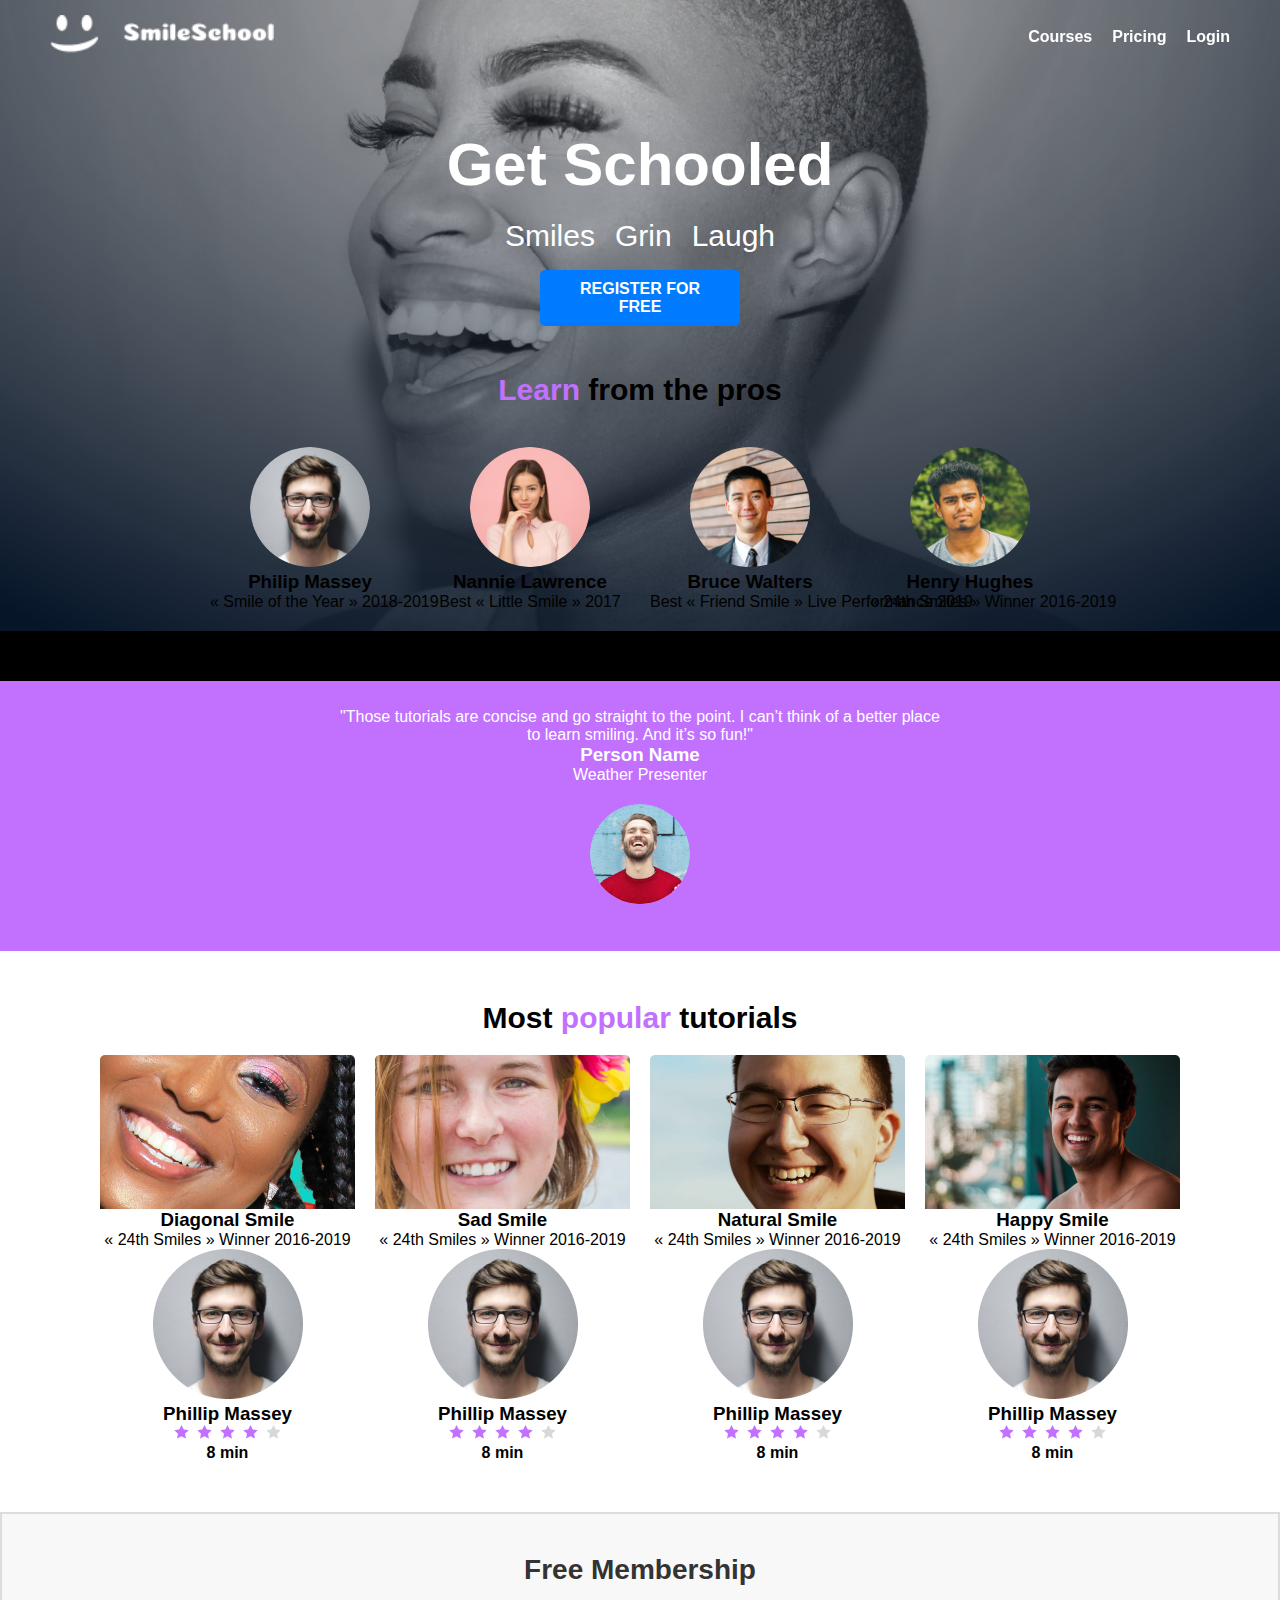
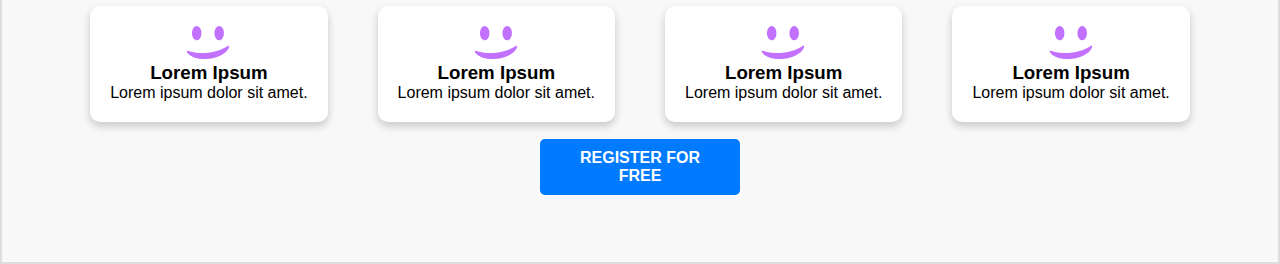
<file: css_advanced/index.html>
<!DOCTYPE html>
<html lang="en">
<head>
    <meta charset="UTF-8">
    <meta name="viewport" content="width=device-width, initial-scale=1.0">
    <title>Responsive Web</title>
    <meta name="description" content="An advanced HTML and CSS project">
    <link rel="stylesheet" href="styles.css">
</head>
<body>

    <header>
        <a href="index.html">
            <img src="logo.png" alt="Logo">
        </a>
        <nav class="nav-links">
            <a href="courses.html">Courses</a>
            <a href="pricing.html">Pricing</a>
            <a href="login.html">Login</a>
        </nav>
    </header>

    <main>
	
	<section class ="main_part">
	<section id="hero">
            <h1 id="schooled">Get Schooled</h1>

            <div class="leading-links">
                <a href="#" id="smile">Smiles</a>
                <a href="#" id="grin">Grin</a>
                <a href="#" id="laugh">Laugh</a>
            </div>

            <div id="register-button">
                <a href="#">REGISTER FOR FREE</a>
            </div>
        </section>

        <!-- Learn from the Pros Section -->
        <section class="pro-sect">
            <h2 class="heading2"><span class="learn">Learn</span> from the pros</h2>
            <div class="pros">
                <div>
                    <img src="1.png" alt="Philip Massey">
                    <h3 class="name">Philip Massey</h3>
                    <p class="pro-content">« Smile of the Year » 2018-2019</p>
                </div>
                <div>
                    <img src="3.png" alt="Nannie Lawrence">
                    <h3 class="name">Nannie Lawrence</h3>
                    <p class="pro-content">Best « Little Smile » 2017</p>
                </div>
                <div>
                    <img src="2.png" alt="Bruce Walters">
                    <h3 class="name">Bruce Walters</h3>
                    <p class="pro-content">Best « Friend Smile » Live Performance 2019</p>
                </div>
                <div>
                    <img src="4.png" alt="Henry Hughes">
                    <h3 class="name">Henry Hughes</h3>
                    <p class="pro-content">« 24th Smiles » Winner 2016-2019</p>
                </div>
            </div>
        </section>
	</section>
        

        <!-- Testimonials Section -->
        <section class="testimony-section">
           
                <div class="testimony">
                    <p class="quote">"Those tutorials are concise and go straight to the point. I can’t think of a better place to learn smiling. And it’s so fun!"</p>
                    <h3 class="student-name">Person Name</h3>
                    <p>Weather Presenter</p>
                    <img src="5.png" alt="Testimonial Student">
                </div>
         
        </section>

        <!-- Tutorials Section -->
        <section class="tutorial-section">
            <h2 class="heading2">Most <span class="popular">popular</span> tutorials</h2>
            <div class="tutorials">
                <div class="tutorial">
                    <img src="9.png" alt="Diagonal Smile">
                    <h3 class="name">Diagonal Smile</h3>
                    <p class="pro-content">« 24th Smiles » Winner 2016-2019</p>
                    <div class="ratings">
                        <img src="1.png" alt="Tutor">
                        <h3 class="name">Phillip Massey</h3>
                        <img src="rating.png" alt="Rating">
                        <h4 class="duration">8 min</h4>
                    </div>
                </div>
                
                <div class="tutorial">
                    <img src="7.png" alt="Sad Smile">
                    <h3 class="name">Sad Smile</h3>
                    <p class="pro-content">« 24th Smiles » Winner 2016-2019</p>
                    <div class="ratings">
                        <img src="1.png" alt="Tutor">
                        <h3 class="name">Phillip Massey</h3>
                        <img src="rating.png" alt="Rating">
                        <h4 class="duration">8 min</h4>
                    </div>
                </div>

                <div class="tutorial">
                    <img src="6.png" alt="Natural Smile">
                    <h3 class="name">Natural Smile</h3>
                    <p class="pro-content">« 24th Smiles » Winner 2016-2019</p>
                    <div class="ratings">
                        <img src="1.png" alt="Tutor">
                        <h3 class="name">Phillip Massey</h3>
                        <img src="rating.png" alt="Rating">
                        <h4 class="duration">8 min</h4>
                    </div>
                </div>

                <div class="tutorial">
                    <img src="8.png" alt="Happy Smile">
                    <h3 class="name">Happy Smile</h3>
                    <p class="pro-content">« 24th Smiles » Winner 2016-2019</p>
                    <div class="ratings">
                        <img src="1.png" alt="Tutor">
                        <h3 class="name">Phillip Massey</h3>
                        <img src="rating.png" alt="Rating">
                        <h4 class="duration">8 min</h4>
                    </div>
                </div>
            </div>
        </section>
		
		<!---  MEMEBERS Section -->
   <section class="free_membership_section">
        <h2 class="heading2"><span class="free">Free</span> Membership</h2>

        <div class="membership-items">
            <div class="dot">
               <img src="smile.png" alt="smile">
                <h3>Lorem Ipsum</h3>
                <p>Lorem ipsum dolor sit amet.</p>
            </div>

            <div class="dot">
                <img src="smile.png" alt="smile">
                <h3>Lorem Ipsum</h3>
                <p>Lorem ipsum dolor sit amet.</p>
            </div>

            <div class="dot">
                <img src="smile.png" alt="smile">
                <h3>Lorem Ipsum</h3>
                <p>Lorem ipsum dolor sit amet.</p>
            </div>

            <div class="dot">
                <img src="smile.png" alt="smile">
                <h3>Lorem Ipsum</h3>
                <p>Lorem ipsum dolor sit amet.</p>
            </div>
        </div>

        <div id="register-button">
            <a href="#">REGISTER FOR FREE</a>
        </div>
    </section>

    </main>

</body>
</html>
</file>
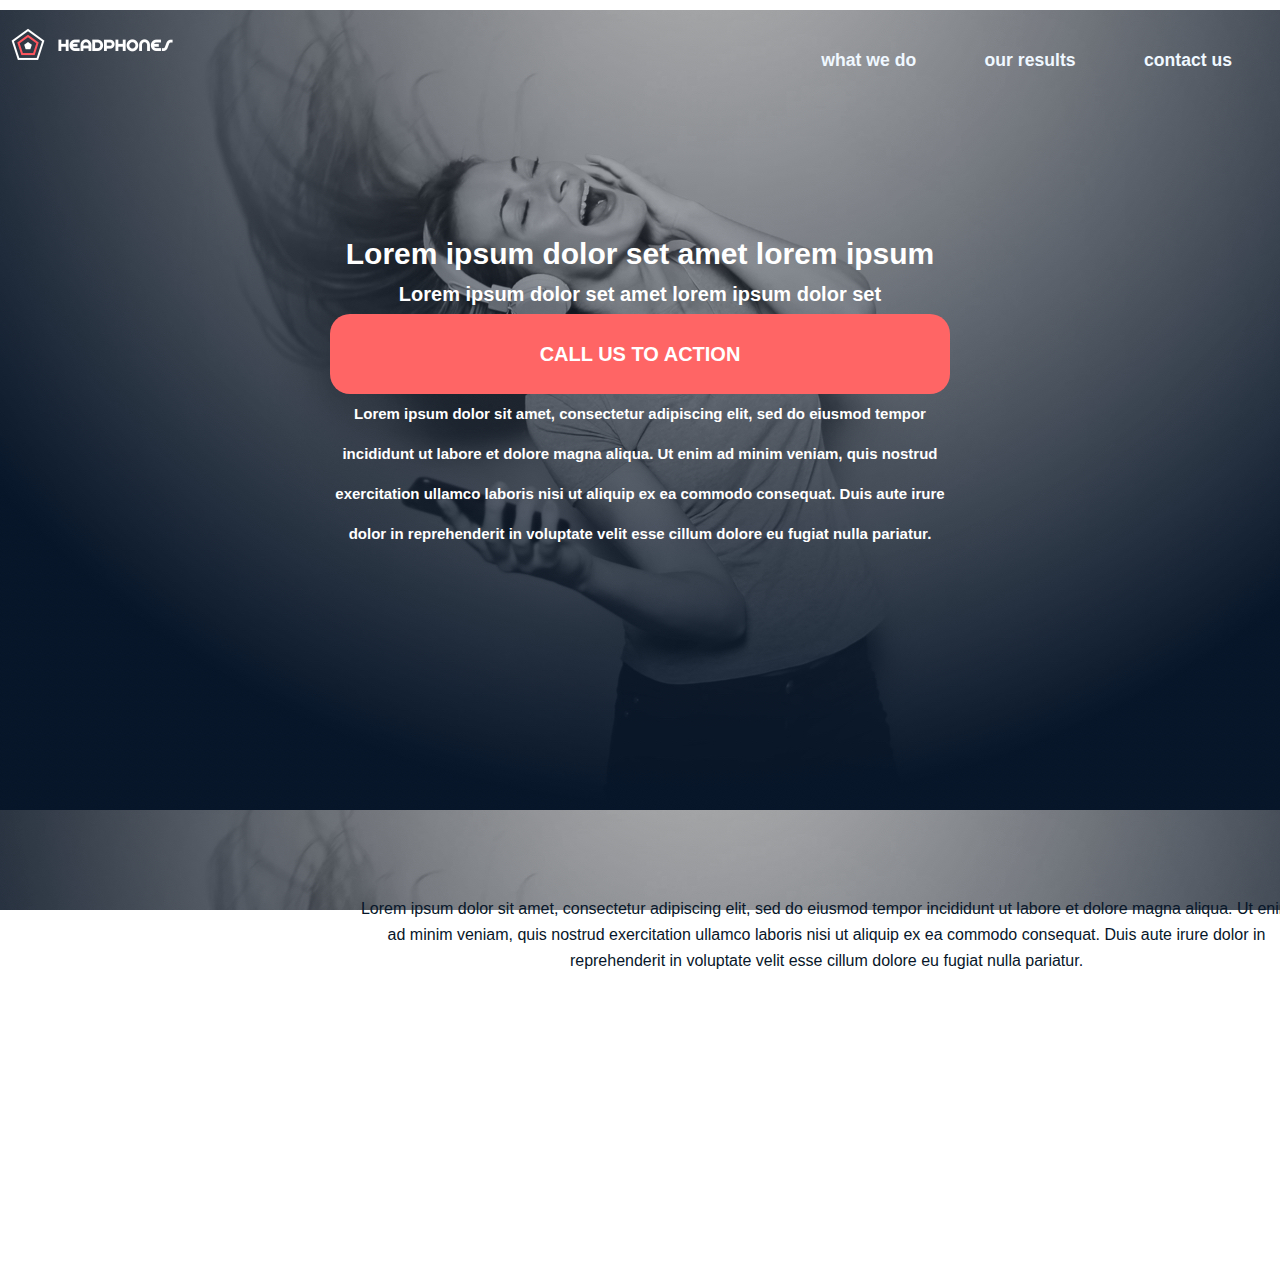
<file: headphones/1-index.html>
<!DOCTYPE html>

<head>
    <meta charset="UTF-8">
    <meta name="viewport" content="width=device-width, initial-scale=1.0">
    <link rel="stylesheet" href="1-style.css">

    <title>Headphones</title>
</head>

<body>
    <header class="header">
        <nav>
            <div class=" logo">
                <a href="0-index.html">
                    <img src="images/logo_headphones.png" alt="Logo">
                   </a>
            </div>

            <label for ="hamburger">
                <span></span><span></span><span></span>
            </label>
            
          
            <div class="navbar">
                <li><a href="#">what we do</a></li>
                <li><a href="#">our results</a></li>
                <li><a href="#">contact us</a></li>
            </div>
        

    </header>

    <div class ="main_part">
        <div class ="text">
              <h2>Lorem ipsum dolor set amet lorem ipsum</h2>
              <h3>Lorem ipsum dolor set amet lorem ipsum dolor set</h3>
      
             <div class="btn">
						  <a href="#call" >CALL US TO ACTION</a>
						  </div>
              
              <p>Lorem ipsum dolor sit amet, consectetur adipiscing elit, sed do eiusmod tempor incididunt ut
                  labore et dolore magna aliqua. Ut enim ad minim veniam, quis nostrud exercitation ullamco
                  laboris nisi ut aliquip ex ea commodo consequat. Duis aute irure dolor in reprehenderit in 
                  voluptate velit esse cillum dolore eu fugiat nulla pariatur.
              </p>
    </div>
    <div class="what_section">
                      
					
						<p> Lorem ipsum dolor sit amet, consectetur adipiscing elit, sed do eiusmod tempor incididunt ut 
						labore et dolore magna aliqua. Ut enim ad minim veniam, quis nostrud exercitation ullamco laboris nisi ut aliquip 
						ex ea commodo consequat. Duis aute irure dolor in reprehenderit in voluptate velit 
						esse cillum dolore eu fugiat nulla pariatur.</p>
						
</div>

 	


</body>

</html>
</file>
<file: headphones/1-style.css>
*{
    margin: 0;
    padding: 0;
    box-sizing: border-box;
     font-family: Arial, sans-serif;
}
body{
    
  
    background-position: top;
    background-size: cover;
   

}
header {
  position: relative; /* Fix the header at the top of the page */
  top: 0;
  left: 0;
   width: 100%;
  justify-content: space-between;
  align-items: center;
  padding: 10px 0px;
  background-color: transparent;
   z-index: 1000;
  
}


.logo img {
position: absolute;
height: 32px;
left: 10.61px;
top: 27.76px;


}

li{
    list-style: none;
    display: inline-block;
	transition: color 0.3s ease;
}
a {
display: inline-block;
text-decoration: none;
padding: 1.5rem 2rem;
font-weight: bold;
color: #f0f8ff;
font-size: 1.1rem;
transition: color 0.3s ease;
}
a :hover{
    width: 100%;
	  color: #007BFF;
}
a span{
    margin-top: 3px;
    display: block;
    height: 3px;
    width: 100%;
    background-color: #00203fff;
    border-radius: 5px;
    transition: 4s;
}
.search{
    margin: 1rem;
}
input{
    padding: 5px;
    border-radius: 2rem;
    border: none;
    outline: none;
    background-color: white;
    text-align: center;
    font-weight: bold;
    width: 12rem;

}
::placeholder{
 color: black;   
}
nav h2{
    font-family: 3rem;
    margin: .5rem 2;
    color: #00203fff;
}
nav {
    display: flex;
    padding: 1rem;
    justify-content: space-between;
}
#hamburger{
    display: none;
}


.main_part{
	background-image: url('headphones_hero_1.jpg');
	position: absolute;
  height :100vh;
left: 0%;
right: 0%;
top: calc(50% - 40px/2 - 137.09px);

font-family: 'Source Sans Pro';
font-style: normal;
font-weight: 700;
font-size: 32px;
line-height: 40px;
text-align: center;

width:100%;

margin-top: transparent;



/* background */

top:10px;

color: #FFFFFF;
}

.main_part .text {
margin-top :30%;
  position: absolute;
  top: 0%;
  left: 50%;
  transform: translate(-50%, -50%);
  text-align: center;
  color: white;
  background: transparent; /* Dark overlay */
  padding: 10px;
  border-radius: 10px;
  
  
}

.text h2{
	font-size: 30px;
	
}

.text h3{
	font-size: 20px;
	
}

.text .btn{
	
  text-decoration: none;
  color: #FFFFFF;
  background-color: #FF6565;
  padding: 10px 20px;
  border-radius: 20px;
  font-size: 1rem;
 
  transition: background-color 0.3s ease;
 text-align: center;
 display:block;
 margin:auto:
  }
  
  .btn a {
	  color: white;
	  text-decoration: none;
	  font-size: 20px;
	  padding:10px;
	  
	  
  }
  .text p{
	   font-size: 15px;
  }
  
label{
    position: absolute;
    right: 1rem;
    top:1rem;
    background: #f0f8ff;
    display : none; 
}
label span{
    height:4px;
    width: 2rem;
    background-color: #00203fff;
    display: block;
    margin: 3px;
}
@media (min-width:480px) and (max-width:1000px  ){
header {
    clip-path: none;
    align-items: center;
    text-align: center;
}
nav {
    justify-content:center ;
    background-color:#f0f8ff;
    transform: none;
}

.navbar{
    align-items: center;
position: absolute;
width: 70%;
align-items: center;

transform: translateY(-25rem);
transition: .5s;
}
li ,a {
    display: block;
    text-align: center;
    background-color: #00203fff;
    color: white;
}
a span{
    display: none;
}
a:hover{
    color:  #FF6565;
    background-color: #f0f8ff;
    opacity: 0.9;
}
label {
    display: block;
}
.search{
    display: none;
}
#hamburger:checked + .navbar{
    transform: translateY(0);
}
}

.what_section{
	background:none;
	color:#071629;
		/* part_1_what_we_do */

position: absolute;
width: 937px;
height: 384px;
left: 358px;
top: 886px;
text-align: center;


/* Lorem ipsum dolor si Copy */



font-family: 'Source Sans Pro';
font-style: normal;
font-weight: 400;
font-size: 16px;
line-height: 26px;
/* or 162% */





}
</file>
<file: css_advanced/styles.css>
/* Reset styles */
* {
    margin: 0;
    padding: 0;
    box-sizing: border-box;
}

/* Page layout */
html, body {
    width: 100%;
    height: 100%;
    font-family: 'Source Sans Pro', sans-serif;
    background-color: #000;
}

/* Header */
header {
    position: fixed;
    top: 0;
    left: 0;
    width: 100%;
    background: rgba(0, 0, 0, 0);
    display: flex;
    justify-content: space-between;
    align-items: center;
    padding: 15px 50px;
    z-index: 1000;
}

/* Logo */
header a img {
    height: 40px;
}

/* Navigation links */
.nav-links {
    display: flex;
    gap: 20px;
}

.nav-links a {
    color: white;
    text-decoration: none;
    font-weight: bold;
}

.nav-links a:hover {
    color: #C271FF;
}

/* Main Content */
main {
    width: 100%;
   
.main_part{

background-image: url("Object.png");
width: 100%;
    padding-top: 80px;
    background-size: cover;
    background-position: center;
    background-repeat: no-repeat;
}

/* Hero Section */
#hero {
    text-align: center;
    margin-top: 50px;
}

#schooled {
    font-weight: 700;
    font-size: 60px;
    color: white;
}

.leading-links {
    display: flex;
    justify-content: center;
    gap: 20px;
    margin-top: 20px;
}

.leading-links a {
    color: white;
    font-size: 30px;
    text-decoration: none;
}

#register-button {
    display: flex;
    justify-content: center;
    align-items: center;
    background-color: #C271FF;
    width: 200px;
    height: 50px;
    margin: 30px auto;
    border-radius: 25px;
    text-align: center;
}

#register-button a {
    color: white;
    font-weight: bold;
    font-size: 16px;
    text-decoration: none;
}

/* Learn from the Pros Section */
.pro-sect {
    text-align: center;
    margin: 50px auto;
    width: 90%;
}

.heading2 {
    font-size: 30px;
    font-weight: bold;
    color: white;
    margin-bottom: 20px;
}

.learn {
    color: #C271FF;
}

/* Pros Section (Always Horizontal) */
.pros {
    display: flex;
    gap: 20px;
    flex-wrap: nowrap;
    overflow-x: auto;
    padding: 20px;
    white-space: nowrap;
    justify-content: center;
}

.pros div {
    text-align: center;
    flex: 1;
    max-width: 200px;
    min-width: 180px;

}

.pros img {
    width: 120px;
    height: 120px;
    border-radius: 50%;
    object-fit: cover;
}

/* Testimonials Section */
.testimony-section {
    width: 100%;
    height: 30vh; /* Full height */
    background: #C271FF; /* Custom background */
    display: flex;
    justify-content: center;
    align-items: center;
    text-align: center;
    color: white;
}

.testimony {
    max-width: 600px;
}

.testimony img {
    display: block;
    margin: 20px auto;
    width: 100px;
    height: 100px;
    border-radius: 50%;
    object-fit: cover;
}

/* Tutorial Section */
.tutorial-section {
    padding: 50px 20px;
    text-align: center;
background: #FFFFFF;
}

.heading2 {
    font-size: 30px;
    font-weight: bold;
    color: black;
    margin-bottom: 20px;
}

.tutorial-section .popular {
    color: #C271FF;
justify-content: start-right;
   
}

.tutorials {
    display: flex;
    justify-content: center;
    align-items: center;
    flex-wrap: wrap;
    gap: 20px;
}

.tutorial {
    display: flex;
    flex-direction: column;
    align-items: center;
    text-align: center;
}



.tutorial-image-container img {
    width: 10px;
    height: auto;
    border-radius: 10px;
}

.ratings.Tutor img{
 width: 10px;

}

/* General Reset */
* {
    margin: 0;
    padding: 0;
    box-sizing: border-box;
    font-family: Arial, sans-serif;
}

/* Make sure section is visible */
.free_membership_section {
    text-align: center;
    padding: 40px 20px;
    display: block;
    background-color: #f8f8f8;
    border: 2px solid #ddd; /* Temporary border for debugging */
}

/* Ensure h2 is displayed */
.free_membership_section h2 {
    font-size: 28px;
    font-weight: bold;
    color: #333;
    margin-bottom: 20px;
}

/* Membership items container */
.membership-items {
    display: flex;
    justify-content: center;
    align-items: center;
    gap: 50px;
    flex-wrap: wrap;
}

/* Each membership item */
.dot {
    display: flex;
    flex-direction: column;
    align-items: center;
    text-align: center;
    background: white;
    padding: 20px;
    border-radius: 10px;
    box-shadow: 0 4px 8px rgba(0, 0, 0, 0.2);
}

/* The visual dot (circle) */
.smile{
    width: 20px;
    height: 20px;
    background-color: black;
    border-radius: 50%;
    margin-bottom: 10px;
}

/* Register button */
#register-button {
    margin-top: 20px;
	background:#C271FF;
}

#register-button a {
    display: inline-block;
    padding: 10px 20px;
    background: #007BFF;
    color: white;
    text-decoration: none;
    border-radius: 5px;
    font-weight: bold;
}

#register-button a:hover {
    background: #0056b3;
}
</file>
